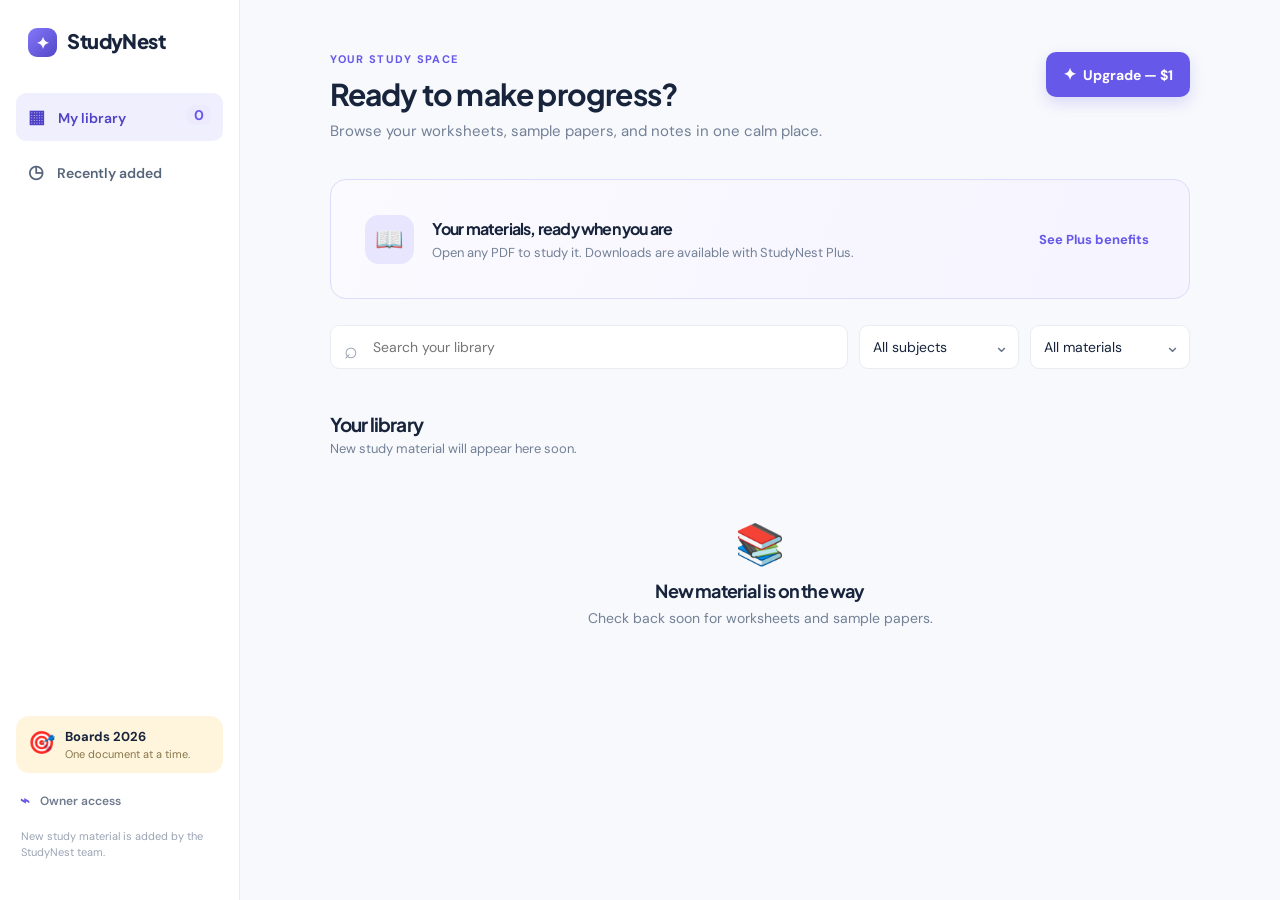
<file: index.html>
<!doctype html>
<html lang="en">
<head>
  <meta charset="UTF-8" />
  <meta name="viewport" content="width=device-width, initial-scale=1.0" />
  <title>StudyNest — Your exam library</title>
  <link rel="preconnect" href="https://fonts.googleapis.com">
  <link rel="preconnect" href="https://fonts.gstatic.com" crossorigin>
  <link href="https://fonts.googleapis.com/css2?family=DM+Sans:wght@400;500;600;700&family=Plus+Jakarta+Sans:wght@500;600;700;800&display=swap" rel="stylesheet">
  <link rel="stylesheet" href="style.css" />
  <link rel="stylesheet" href="readonly.css" />
</head>
<body>
  <aside class="sidebar">
    <a class="brand" href="#"><span class="brand-mark">✦</span> StudyNest</a>
    <nav>
      <button class="nav-item active" data-filter="all"><span>▦</span> My library <b id="allCount">0</b></button>
      <button class="nav-item" data-filter="recent"><span>◷</span> Recently added</button>
    </nav>
    <div class="sidebar-bottom">
      <div class="exam-card"><span>🎯</span><div><strong>Boards 2026</strong><small>One document at a time.</small></div></div>
      <a class="owner-link" id="ownerAccess" href="admin.html"><span>⌁</span> Owner access</a>
      <p>New study material is added by the StudyNest team.</p>
    </div>
  </aside>

  <main>
    <header>
      <div><p class="eyebrow">YOUR STUDY SPACE</p><h1>Ready to make progress?</h1><p class="subhead">Browse your worksheets, sample papers, and notes in one calm place.</p></div>
      <button class="upgrade-button" id="upgradeButton"><span>✦</span> Upgrade — $1</button>
    </header>

    <section class="welcome-strip"><div class="welcome-icon">📖</div><div><h2>Your materials, ready when you are</h2><p>Open any PDF to study it. Downloads are available with StudyNest Plus.</p></div><button class="text-button" id="upgradeStripButton">See Plus benefits</button></section>

    <section class="tools">
      <label class="search"><span>⌕</span><input id="searchInput" placeholder="Search your library" aria-label="Search documents"></label>
      <div class="select-wrap"><select id="subjectFilter" aria-label="Filter by subject"><option value="all">All subjects</option><option>Maths</option><option>Science</option><option>Social Science</option><option>English</option><option>Hindi</option><option>Other</option></select></div>
      <div class="select-wrap"><select id="typeFilter" aria-label="Filter by document type"><option value="all">All materials</option><option>Worksheet</option><option>Sample Paper</option><option>Notes</option><option>Question Paper</option><option>Other</option></select></div>
    </section>

    <section class="library-heading"><div><h2>Your library</h2><p id="libraryInfo">Your study material, all in one place.</p></div></section>
    <section id="documentGrid" class="document-grid"></section>
    <section id="emptyState" class="empty-state"><div class="empty-illustration">📚</div><h2>New material is on the way</h2><p>Check back soon for worksheets and sample papers.</p></section>
  </main>

  <dialog id="viewerDialog" class="viewer-dialog"><div class="viewer-shell"><div class="viewer-top"><strong id="viewerTitle"></strong><button id="closeViewer" aria-label="Close viewer">×</button></div><iframe id="pdfViewer" title="PDF viewer"></iframe></div></dialog>
  <dialog id="upgradeDialog"><section class="dialog-card upgrade-card"><button class="dialog-close" id="closeUpgrade" aria-label="Close">×</button><div class="plus-badge">✦ STUDYNEST PLUS</div><h2>Take your study library offline</h2><p>Download PDFs for revision even without internet, and support new study materials every week.</p><div class="price"><strong>$1</strong><span>one-time upgrade</span></div><button class="primary upgrade-cta" id="paymentButton">Upgrade for $1</button><small>Secure payment will be connected when the site is published.</small></section></dialog>
  <div id="toast" role="status"></div>
  <script src="app.js"></script>
</body>
</html>
</file>
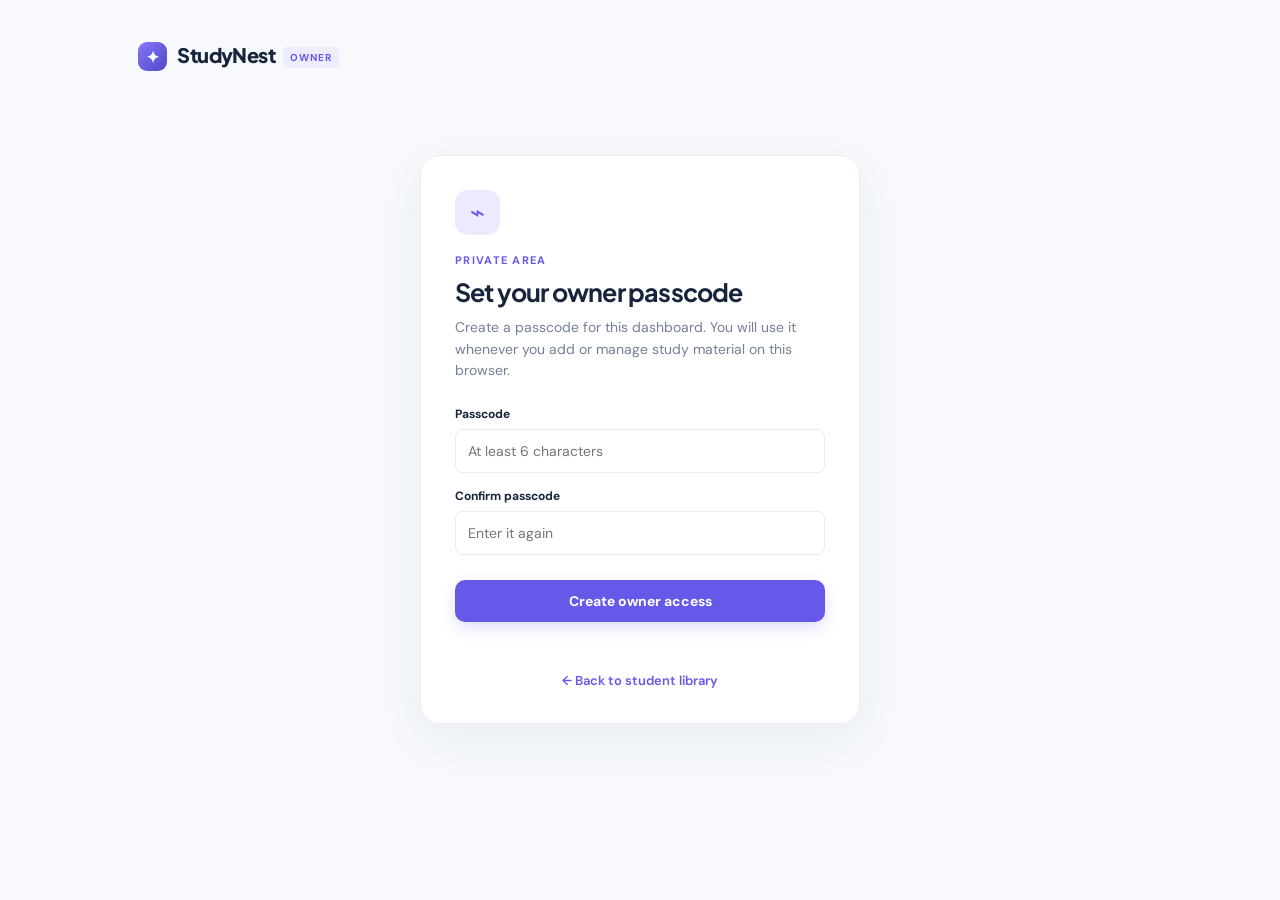
<file: admin.html>
<!doctype html>
<html lang="en">
<head>
  <meta charset="UTF-8" />
  <meta name="viewport" content="width=device-width, initial-scale=1.0" />
  <title>StudyNest — Owner dashboard</title>
  <link rel="preconnect" href="https://fonts.googleapis.com">
  <link rel="preconnect" href="https://fonts.gstatic.com" crossorigin>
  <link href="https://fonts.googleapis.com/css2?family=DM+Sans:wght@400;500;600;700&family=Plus+Jakarta+Sans:wght@500;600;700;800&display=swap" rel="stylesheet">
  <link rel="stylesheet" href="style.css" />
  <link rel="stylesheet" href="admin.css" />
</head>
<body class="admin-body">
  <main class="admin-main">
    <a class="brand admin-brand" href="index.html"><span class="brand-mark">✦</span> StudyNest <small>OWNER</small></a>
    <section id="authScreen" class="auth-card">
      <div class="lock-icon">⌁</div><p class="eyebrow">PRIVATE AREA</p><h1 id="authTitle">Set your owner passcode</h1>
      <p id="authHelp">Create a passcode for this dashboard. You will use it whenever you add or manage study material on this browser.</p>
      <label>Passcode<input id="passcodeInput" type="password" autocomplete="current-password" minlength="6" placeholder="At least 6 characters"></label>
      <label id="confirmWrap">Confirm passcode<input id="confirmInput" type="password" autocomplete="new-password" placeholder="Enter it again"></label>
      <button id="authButton" class="primary">Create owner access</button><p id="authError" class="error" role="alert"></p>
      <a class="back-link" href="index.html">← Back to student library</a>
    </section>

    <section id="dashboard" hidden>
      <header class="admin-header"><div><p class="eyebrow">OWNER DASHBOARD</p><h1>Manage your study library</h1><p class="subhead">Add resources here; students only see the read-only library.</p></div><button id="signOut" class="outline-button">Lock dashboard</button></header>
      <section id="dropZone" class="admin-upload" tabindex="0" role="button"><div class="upload-icon">↑</div><div><h2>Upload study PDFs</h2><p>Drag PDFs here, or choose files from your device.</p></div><button id="browseButton" class="text-button">Choose PDFs</button><input id="fileInput" type="file" accept="application/pdf,.pdf" multiple hidden></section>
      <section class="admin-library"><div class="library-heading"><div><h2>Published material</h2><p id="adminInfo">No PDFs uploaded yet.</p></div></div><div id="adminGrid" class="document-grid"></div><section id="adminEmpty" class="empty-state"><div class="empty-illustration">📚</div><h2>Your library is empty</h2><p>Upload PDFs here and they will appear in the student library.</p></section></section>
    </section>
  </main>
  <dialog id="detailsDialog"><form method="dialog" class="dialog-card" id="detailsForm"><button class="dialog-close" value="cancel" aria-label="Close">×</button><p class="eyebrow">PUBLISH MATERIAL</p><h2 id="dialogFileName">New document</h2><label>Subject<select id="dialogSubject"><option>Maths</option><option>Science</option><option>Social Science</option><option>English</option><option>Hindi</option><option>Other</option></select></label><label>Material type<select id="dialogType"><option>Worksheet</option><option>Sample Paper</option><option>Notes</option><option>Question Paper</option><option>Other</option></select></label><label>Display title<input id="dialogLabel" maxlength="60" placeholder="e.g. Maths Chapter 4 Practice"></label><div class="dialog-actions"><button value="cancel" class="secondary">Cancel</button><button id="saveDocument" value="default" class="primary">Publish PDF</button></div></form></dialog>
  <div id="toast" role="status"></div><script src="admin.js"></script>
</body>
</html>
</file>
<file: style.css>
:root{--ink:#17243b;--muted:#738096;--line:#e8edf4;--paper:#fff;--canvas:#f7f9fc;--purple:#6658e8;--purple-dark:#5145c9;--yellow:#ffce62}*{box-sizing:border-box}body{margin:0;background:var(--canvas);color:var(--ink);font-family:'DM Sans',sans-serif}.sidebar{width:240px;background:#fff;position:fixed;inset:0 auto 0 0;padding:28px 16px;border-right:1px solid var(--line);display:flex;flex-direction:column}.brand{font:800 20px 'Plus Jakarta Sans';color:var(--ink);text-decoration:none;padding:0 12px 36px;letter-spacing:-.6px}.brand-mark{display:inline-grid;place-items:center;width:29px;height:29px;margin-right:7px;border-radius:9px;color:white;background:linear-gradient(135deg,#8578fa,#5147c7);font-size:16px}nav{display:grid;gap:7px}.nav-item{cursor:pointer;border:0;background:transparent;color:#57657a;text-align:left;padding:12px;border-radius:10px;font:600 14px 'DM Sans'}.nav-item span{font-size:18px;margin-right:10px}.nav-item b{float:right;background:#eceafc;color:var(--purple);padding:1px 7px;border-radius:8px}.nav-item.active,.nav-item:hover{background:#f0effd;color:#5042c6}.sidebar-bottom{margin-top:auto}.exam-card{display:flex;gap:10px;background:#fff5dc;border-radius:13px;padding:12px;font-size:13px}.exam-card span{font-size:22px}.exam-card strong,.exam-card small{display:block}.exam-card small{font-size:11px;color:#88754a;margin-top:2px}.sidebar-bottom p{font-size:11px;line-height:1.45;color:#9aa4b3;padding:0 5px;margin-top:18px}main{margin-left:240px;max-width:1320px;padding:52px 7vw 70px}header{display:flex;justify-content:space-between;align-items:flex-start;gap:20px}.eyebrow{font-size:11px;font-weight:700;letter-spacing:1.3px;color:var(--purple);margin:0 0 9px}h1,h2{font-family:'Plus Jakarta Sans';letter-spacing:-.8px}h1{font-size:30px;margin:0 0 8px}.subhead{color:var(--muted);font-size:15px;margin:0}.upload-button,.primary{background:var(--purple);color:white;border:0;border-radius:10px;padding:12px 17px;font:700 14px 'DM Sans';cursor:pointer;box-shadow:0 6px 15px #6658e833}.upload-button:hover,.primary:hover{background:var(--purple-dark)}.upload-button span{font-size:20px;vertical-align:-1px;margin-right:4px}.upload-zone{margin:38px 0 26px;min-height:142px;border:1.5px dashed #b8b1f5;border-radius:16px;background:linear-gradient(110deg,#fbfaff,#f5f4ff);display:flex;align-items:center;padding:27px 34px;gap:18px;transition:.2s}.upload-zone.dragging{border-color:var(--purple);background:#efedff;transform:scale(1.005)}.upload-icon{height:49px;width:49px;border-radius:14px;background:#e8e5ff;color:var(--purple);display:grid;place-items:center;font-size:26px;font-weight:600}.upload-zone h2{font-size:16px;margin:0 0 5px}.upload-zone p{margin:0;color:var(--muted);font-size:13px}.text-button{margin-left:auto;color:var(--purple);font:700 13px 'DM Sans';background:transparent;border:0;cursor:pointer}.tools{display:flex;gap:11px;margin-bottom:43px}.search{flex:1;min-width:200px;position:relative}.search span{position:absolute;left:14px;top:10px;font-size:23px;color:#96a0af}.search input,select{width:100%;border:1px solid var(--line);border-radius:9px;background:#fff;color:var(--ink);font:14px 'DM Sans';outline:none}.search input{padding:12px 14px 12px 42px}.search input:focus,select:focus{border-color:#9d96ee;box-shadow:0 0 0 3px #6658e815}select{padding:12px 30px 12px 13px;appearance:none}.select-wrap{width:160px;position:relative}.select-wrap:after{content:'⌄';position:absolute;right:10px;top:9px;color:#68758a;font-size:18px;pointer-events:none}.library-heading{display:flex;align-items:center;justify-content:space-between;margin-bottom:19px}.library-heading h2{font-size:19px;margin:0 0 4px}.library-heading p{font-size:13px;color:var(--muted);margin:0}.clear-button{color:#b04c5c;background:transparent;border:0;font:600 13px 'DM Sans';cursor:pointer}.document-grid{display:grid;grid-template-columns:repeat(auto-fill,minmax(220px,1fr));gap:17px}.doc-card{background:white;border:1px solid var(--line);border-radius:14px;overflow:hidden;transition:.2s;cursor:pointer}.doc-card:hover{transform:translateY(-3px);box-shadow:0 12px 27px #253a5112;border-color:#d5d1f6}.doc-preview{height:126px;background:linear-gradient(135deg,#e7e6fb,#f4f5fd);padding:16px;position:relative;overflow:hidden}.doc-preview:after{content:'';position:absolute;width:100px;height:140px;background:#fff;transform:rotate(11deg);right:18px;top:17px;border-radius:4px;opacity:.85;box-shadow:0 3px 8px #4b4b7b22}.pdf-mark{position:relative;z-index:1;background:#ec5a62;color:#fff;display:inline-block;border-radius:5px;padding:4px 6px;font-size:10px;font-weight:700}.doc-preview .subject-badge{position:absolute;z-index:2;bottom:13px;left:16px}.subject-badge{font-size:10px;font-weight:700;color:#4d42bd;background:#fff;padding:5px 8px;border-radius:6px}.doc-info{padding:14px}.doc-name{font-weight:700;font-size:14px;white-space:nowrap;text-overflow:ellipsis;overflow:hidden;margin:0 0 7px}.doc-meta{font-size:11px;color:var(--muted);margin:0}.doc-actions{display:flex;justify-content:space-between;align-items:center;margin-top:13px}.open-link{font:700 12px 'DM Sans';color:var(--purple);background:transparent;border:0;padding:0;cursor:pointer}.delete-link{border:0;background:transparent;color:#9ba5b3;font-size:19px;cursor:pointer;padding:0 2px}.empty-state{text-align:center;padding:42px 20px;color:var(--muted)}.empty-illustration{font-size:40px;margin-bottom:9px}.empty-state h2{font-size:18px;color:var(--ink);margin:0 0 7px}.empty-state p{font-size:14px;margin:0}dialog{border:0;padding:0;background:transparent}dialog::backdrop{background:#18233877}.dialog-card{position:relative;width:min(440px,calc(100vw - 32px));background:#fff;padding:30px;border-radius:18px;box-shadow:0 24px 70px #1018283d}.dialog-card h2{font-size:19px;margin:0 0 24px;overflow-wrap:anywhere}.dialog-card label{display:grid;gap:7px;font-size:12px;font-weight:700;margin:15px 0}.dialog-card input{border:1px solid var(--line);border-radius:8px;padding:11px;font:14px 'DM Sans';outline:0}.dialog-close{position:absolute;right:16px;top:13px;border:0;background:transparent;font-size:25px;cursor:pointer;color:#6e7b8d}.dialog-actions{display:flex;justify-content:flex-end;gap:9px;margin-top:24px}.dialog-actions button{padding:11px 15px;border-radius:9px;font:700 13px 'DM Sans';cursor:pointer}.secondary{border:1px solid var(--line);background:white;color:#637086}.viewer-dialog{width:100vw;height:100vh;max-width:none;max-height:none}.viewer-shell{height:100%;background:#273247;display:flex;flex-direction:column}.viewer-top{height:58px;background:#fff;display:flex;align-items:center;justify-content:space-between;padding:0 22px;gap:12px}.viewer-top strong{white-space:nowrap;overflow:hidden;text-overflow:ellipsis}.viewer-top button{border:0;border-radius:7px;background:#f0effd;color:#5042c6;padding:8px 11px;font:700 12px 'DM Sans';cursor:pointer;margin-left:7px}.viewer-top #closeViewer{font-size:20px;padding:3px 10px;background:transparent;color:#5d6b80}iframe{width:100%;height:calc(100% - 58px);border:0}#toast{position:fixed;bottom:25px;right:25px;background:#17243b;color:#fff;padding:12px 16px;border-radius:9px;font-size:13px;opacity:0;transform:translateY(12px);pointer-events:none;transition:.25s}#toast.show{opacity:1;transform:none}@media(max-width:760px){.sidebar{display:none}main{margin:0;padding:28px 20px}header{align-items:center}h1{font-size:24px}.upload-button{white-space:nowrap;padding:10px 12px}.upload-zone{padding:22px;flex-wrap:wrap;margin:27px 0 20px}.text-button{margin-left:67px}.tools{flex-wrap:wrap;margin-bottom:30px}.search{flex-basis:100%}.select-wrap{flex:1}.document-grid{grid-template-columns:repeat(2,minmax(0,1fr));gap:11px}.doc-preview{height:105px}.doc-info{padding:11px}.doc-name{font-size:13px}}@media(max-width:390px){.document-grid{grid-template-columns:1fr}.subhead{font-size:13px}.upload-zone p{font-size:12px}}
</file>
<file: readonly.css>
.upgrade-button{background:var(--purple);color:#fff;border:0;border-radius:10px;padding:12px 17px;font:700 14px 'DM Sans';cursor:pointer;box-shadow:0 6px 15px #6658e833}.upgrade-button:hover{background:var(--purple-dark)}.upgrade-button span{font-size:16px;margin-right:4px}.welcome-strip{margin:38px 0 26px;min-height:120px;border:1px solid #dedafb;border-radius:16px;background:linear-gradient(110deg,#fbfaff,#f5f4ff);display:flex;align-items:center;padding:26px 34px;gap:18px}.welcome-icon{height:49px;width:49px;border-radius:14px;background:#e8e5ff;display:grid;place-items:center;font-size:23px}.welcome-strip h2{font-size:16px;margin:0 0 5px}.welcome-strip p{margin:0;color:var(--muted);font-size:13px}.plus-badge{display:inline-block;background:#f0effd;color:#5145c9;border-radius:20px;padding:6px 10px;font-size:10px;font-weight:800;letter-spacing:.8px}.upgrade-card p{font-size:14px;line-height:1.55;color:var(--muted)}.price{margin:20px 0;background:#f8f8ff;border-radius:12px;padding:15px}.price strong{font:800 28px 'Plus Jakarta Sans';display:block}.price span,.upgrade-card small{color:var(--muted);font-size:12px}.upgrade-cta{width:100%;margin-bottom:12px}.viewer-top #closeViewer{border:0;font-size:20px;padding:3px 10px;background:transparent;color:#5d6b80;cursor:pointer}.owner-link{display:block;margin:17px 4px 0;color:#6f7a8d;text-decoration:none;font:600 12px 'DM Sans'}.owner-link span{color:var(--purple);font-size:16px;margin-right:7px;vertical-align:-1px}.owner-link:hover{color:var(--purple)}@media(max-width:760px){.upgrade-button{white-space:nowrap;padding:10px 12px}.welcome-strip{padding:22px;flex-wrap:wrap;margin:27px 0 20px}.welcome-strip .text-button{margin-left:67px}}@media(max-width:390px){.welcome-strip p{font-size:12px}}
.upgrade-button{background:var(--purple);color:#fff;border:0;border-radius:10px;padding:12px 17px;font:700 14px 'DM Sans';cursor:pointer;box-shadow:0 6px 15px #6658e833}.upgrade-button:hover{background:var(--purple-dark)}.upgrade-button span{font-size:16px;margin-right:4px}.welcome-strip{margin:38px 0 26px;min-height:120px;border:1px solid #dedafb;border-radius:16px;background:linear-gradient(110deg,#fbfaff,#f5f4ff);display:flex;align-items:center;padding:26px 34px;gap:18px}.welcome-icon{height:49px;width:49px;border-radius:14px;background:#e8e5ff;display:grid;place-items:center;font-size:23px}.welcome-strip h2{font-size:16px;margin:0 0 5px}.welcome-strip p{margin:0;color:var(--muted);font-size:13px}.plus-badge{display:inline-block;background:#f0effd;color:#5145c9;border-radius:20px;padding:6px 10px;font-size:10px;font-weight:800;letter-spacing:.8px}.upgrade-card p{font-size:14px;line-height:1.55;color:var(--muted)}.price{margin:20px 0;background:#f8f8ff;border-radius:12px;padding:15px}.price strong{font:800 28px 'Plus Jakarta Sans';display:block}.price span,.upgrade-card small{color:var(--muted);font-size:12px}.upgrade-cta{width:100%;margin-bottom:12px}.viewer-top #closeViewer{border:0;font-size:20px;padding:3px 10px;background:transparent;color:#5d6b80;cursor:pointer}.owner-link{display:block;margin:17px 4px 0;color:#6f7a8d;text-decoration:none;font:600 12px 'DM Sans'}.owner-link span{color:var(--purple);font-size:16px;margin-right:7px;vertical-align:-1px}.owner-link:hover{color:var(--purple)}.reveal{opacity:0;transform:translateY(20px);transition:opacity .65s ease,transform .65s cubic-bezier(.2,.75,.25,1)}.reveal.is-visible{opacity:1;transform:none}.document-grid .reveal:nth-child(2){transition-delay:.07s}.document-grid .reveal:nth-child(3){transition-delay:.14s}.document-grid .reveal:nth-child(4){transition-delay:.21s}.welcome-strip:hover{transform:translateY(-2px);box-shadow:0 12px 25px #5952bd10;transition:transform .25s ease,box-shadow .25s ease}.upgrade-button{transition:transform .2s ease,background .2s ease,box-shadow .2s ease}.upgrade-button:hover{transform:translateY(-2px);box-shadow:0 9px 18px #6658e844}@media(prefers-reduced-motion:reduce){.reveal{opacity:1;transform:none;transition:none}.welcome-strip,.upgrade-button{transition:none}}@media(max-width:760px){.upgrade-button{white-space:nowrap;padding:10px 12px}.welcome-strip{padding:22px;flex-wrap:wrap;margin:27px 0 20px}.welcome-strip .text-button{margin-left:67px}}@media(max-width:390px){.welcome-strip p{font-size:12px}}
</file>
<file: admin.css>
.admin-body{min-height:100vh}.admin-main{max-width:1060px;margin:auto;padding:42px 28px 70px}.admin-brand{display:inline-block;padding:0;margin-bottom:48px}.admin-brand small{font:700 10px 'DM Sans';letter-spacing:1px;background:#eeecff;color:var(--purple);padding:4px 7px;border-radius:5px;margin-left:5px;vertical-align:2px}.auth-card{width:min(440px,100%);margin:4vh auto;background:#fff;border:1px solid var(--line);border-radius:19px;padding:34px;box-shadow:0 16px 48px #253a5110}.auth-card h1{font-size:25px;margin:0 0 9px}.auth-card>p:not(.eyebrow):not(.error){font-size:14px;line-height:1.55;color:var(--muted);margin:0 0 24px}.lock-icon{display:grid;place-items:center;width:45px;height:45px;background:#edeaff;color:var(--purple);border-radius:13px;font-size:25px;margin-bottom:18px}.auth-card label{display:grid;gap:7px;margin:15px 0;font-size:12px;font-weight:700}.auth-card input{border:1px solid var(--line);border-radius:8px;padding:12px;font:14px 'DM Sans';outline:0}.auth-card input:focus{border-color:#9d96ee;box-shadow:0 0 0 3px #6658e815}.auth-card .primary{width:100%;margin-top:10px}.error{color:#c44757;font-size:12px;min-height:16px}.back-link{display:block;text-align:center;margin-top:22px;color:var(--purple);font-size:13px;font-weight:600;text-decoration:none}.admin-header{display:flex;align-items:start;justify-content:space-between;gap:20px}.admin-header h1{font-size:29px;margin:0 0 8px}.outline-button{border:1px solid var(--line);background:#fff;color:#657287;border-radius:9px;padding:10px 13px;font:700 13px 'DM Sans';cursor:pointer}.admin-upload{margin:35px 0 37px;min-height:145px;border:1.5px dashed #b8b1f5;border-radius:16px;background:linear-gradient(110deg,#fbfaff,#f5f4ff);display:flex;align-items:center;padding:28px 34px;gap:18px;transition:.2s}.admin-upload.dragging{background:#efedff;border-color:var(--purple)}.admin-upload h2{font-size:16px;margin:0 0 5px}.admin-upload p{margin:0;color:var(--muted);font-size:13px}.admin-upload .text-button{margin-left:auto}.admin-grid-actions{display:flex;justify-content:space-between;align-items:center;margin-top:13px}.delete-button{color:#b04c5c;background:#fff4f5;border:0;border-radius:7px;padding:6px 8px;font:700 11px 'DM Sans';cursor:pointer}@media(max-width:600px){.admin-main{padding:28px 19px}.admin-brand{margin-bottom:30px}.admin-header h1{font-size:23px}.admin-upload{padding:21px;flex-wrap:wrap}.admin-upload .text-button{margin-left:67px}.auth-card{padding:25px}}
</file>
